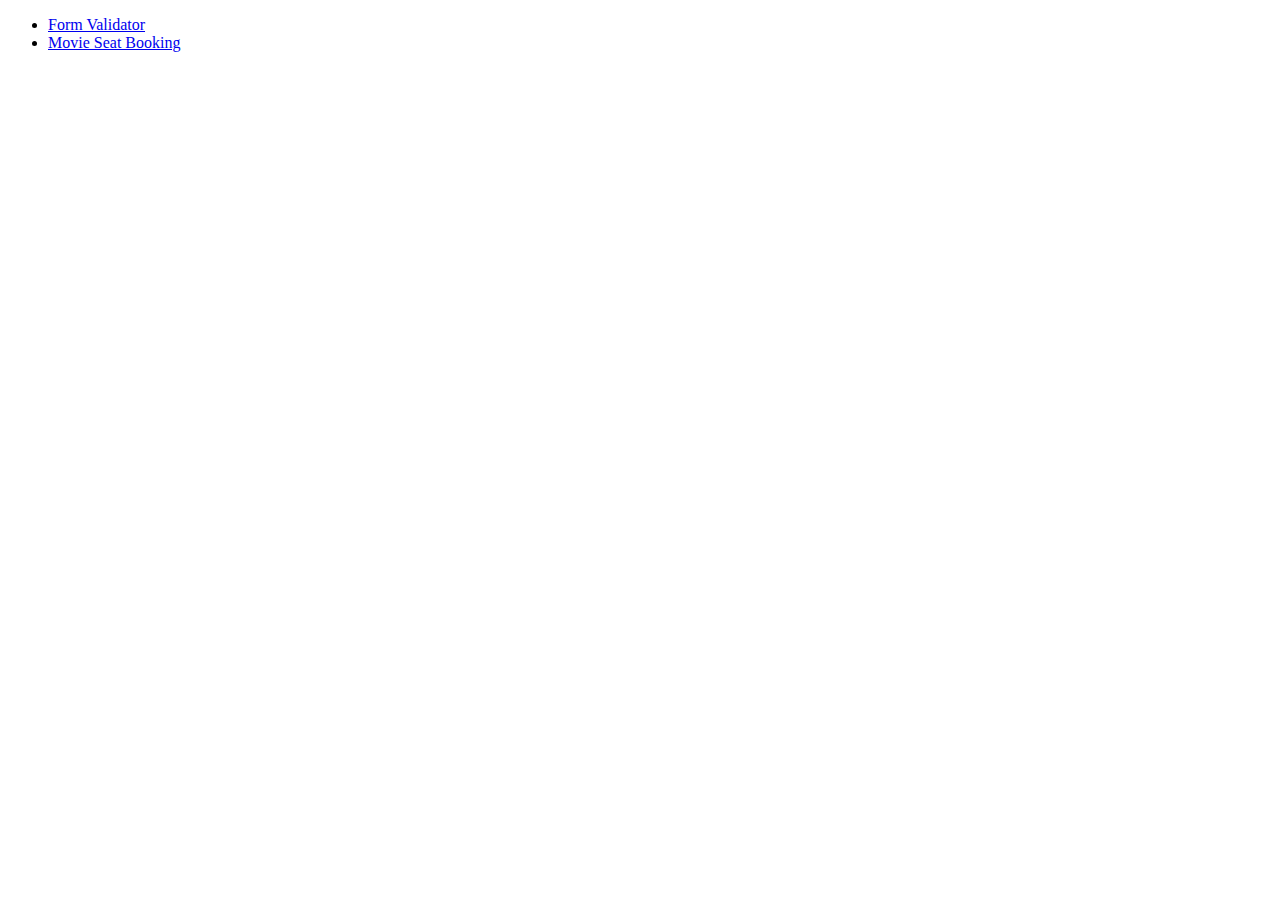
<file: index.html>
<!DOCTYPE html>
<html lang="en">
<head>
    <meta charset="UTF-8">
    <meta name="viewport" content="width=device-width, initial-scale=1.0">
    <title>Vanilla Js Projects</title>
</head>
<body>
    <ul>
        <li>
            <a href="/form-validator/">Form Validator</a>
        </li>
        <li>
            <a href="/movie-seat-booking/">Movie Seat Booking</a>
        </li>
    </ul>
</body>
</html>
</file>
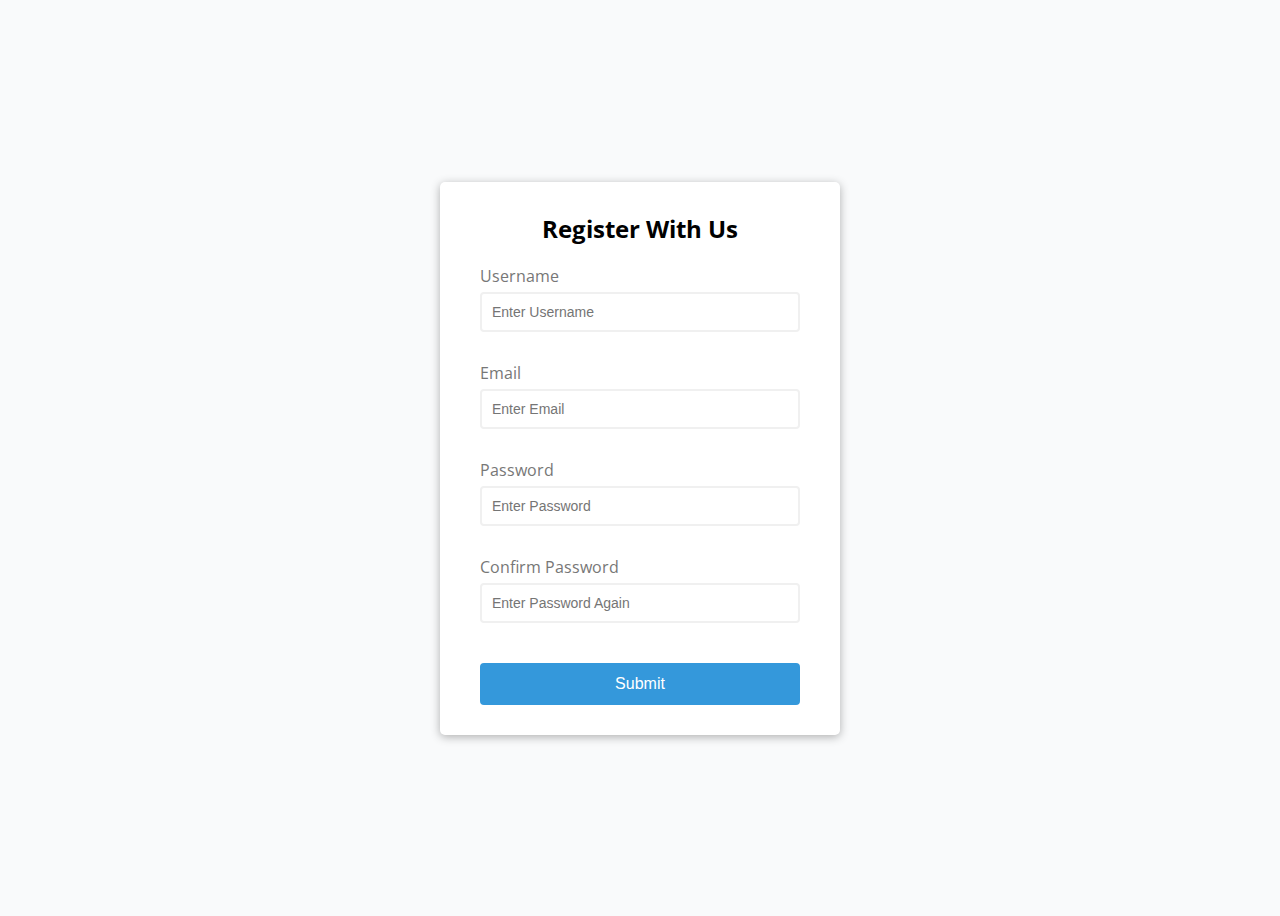
<file: form-validator/index.html>
<!DOCTYPE html>
<html lang="en">
<head>
    <meta charset="UTF-8">
    <meta name="viewport" content="width=device-width, initial-scale=1.0">
    <title>Form Validator</title>
    <link rel="stylesheet" href="style.css">
</head>
<body>
    <div class="container">
        <form id="form" class="form">
            <h2>Register With Us</h2>
            <div class="form-control">
                <label for="username">Username</label>
                <input type="text" id="username" placeholder="Enter Username">
                <small>Error Message</small>
            </div>
            <div class="form-control">
                <label for="email">Email</label>
                <input type="text" id="email" placeholder="Enter Email">
                <small>Error Message</small>
            </div>
            <div class="form-control">
                <label for="password">Password</label>
                <input type="password" id="password" placeholder="Enter Password">
                <small>Error Message</small>
            </div>
            <div class="form-control">
                <label for="password2">Confirm Password</label>
                <input type="password" id="password2" placeholder="Enter Password Again">
                <small>Error Message</small>
            </div>
            <button type="submit">Submit</button>
        </form>
    </div>

    <script src="script.js"></script>
</body>
</html>
</file>
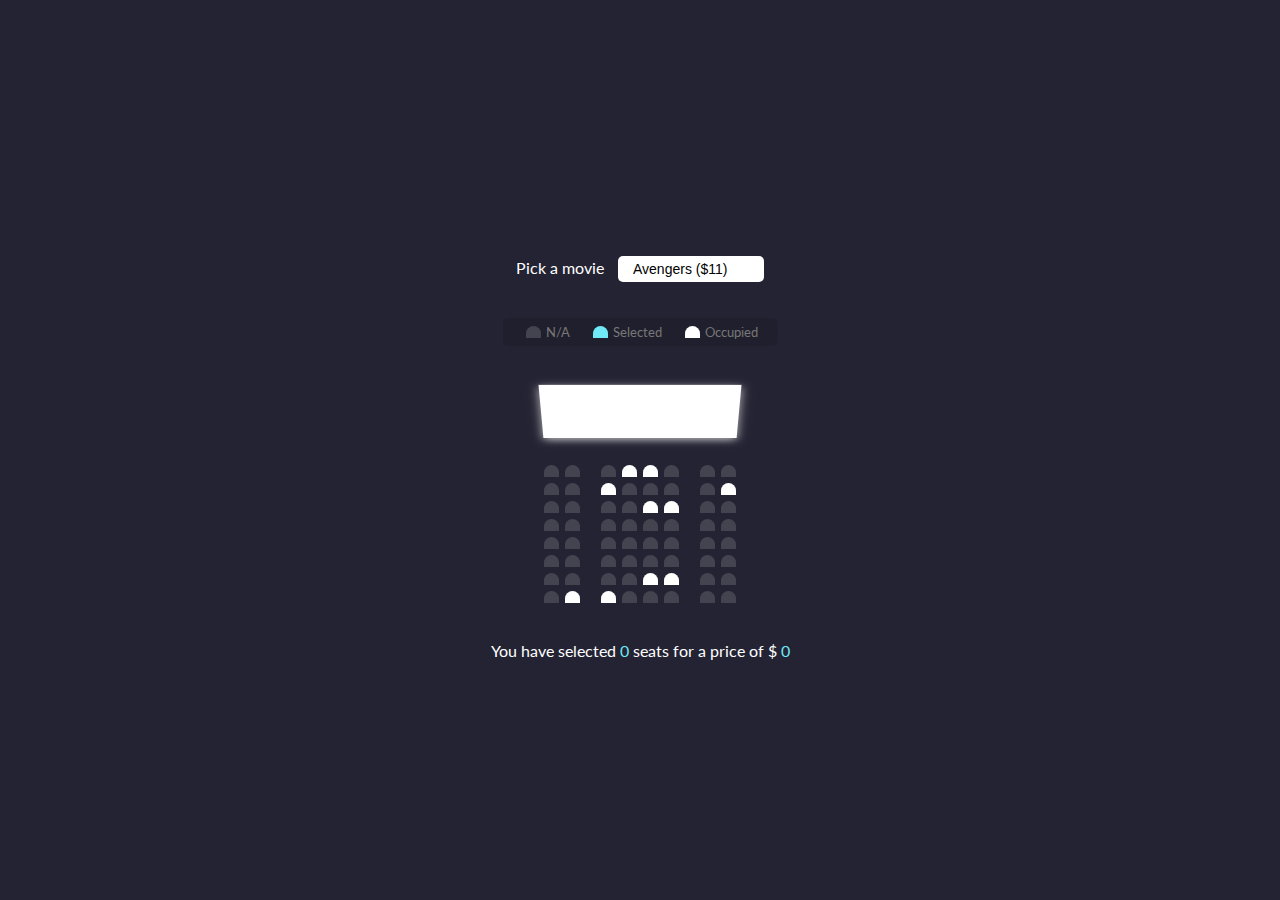
<file: movie-seat-booking/index.html>
<!DOCTYPE html>
<html lang="en">
<head>
    <meta charset="UTF-8">
    <meta name="viewport" content="width=device-width, initial-scale=1.0">
    <title>Movie Seat Booking</title>
    <link rel="stylesheet" href="style.css">
</head>
<body>
    <div class="movie-container">
        <label>Pick a movie</label>
        <select id="movie">
            <option value="11">Avengers ($11)</option>
            <option value="12">Joker ($12)</option>
            <option value="8">Toy Story ($8)</option>
            <option value="9">The Lion King ($9)</option>
        </select>
    </div>
    <ul class="showcase">
        <li>
            <div class="seat"></div>
            <small>N/A</small>
        </li>
        <li>
            <div class="seat selected"></div>
            <small>Selected</small>
        </li>
        <li>
            <div class="seat occupied"></div>
            <small>Occupied</small>
        </li>
    </ul>

    <div class="container">
        <div class="screen"></div>
        <div class="row">
            <div class="seat"></div>
            <div class="seat"></div>
            <div class="seat"></div>
            <div class="seat occupied"></div>
            <div class="seat occupied"></div>
            <div class="seat"></div>
            <div class="seat"></div>
            <div class="seat"></div>
        </div>
        <div class="row">
            <div class="seat"></div>
            <div class="seat"></div>
            <div class="seat occupied"></div>
            <div class="seat"></div>
            <div class="seat"></div>
            <div class="seat"></div>
            <div class="seat"></div>
            <div class="seat occupied"></div>
        </div>
        <div class="row">
            <div class="seat"></div>
            <div class="seat"></div>
            <div class="seat"></div>
            <div class="seat"></div>
            <div class="seat occupied"></div>
            <div class="seat occupied"></div>
            <div class="seat"></div>
            <div class="seat"></div>
        </div>
        <div class="row">
            <div class="seat"></div>
            <div class="seat"></div>
            <div class="seat"></div>
            <div class="seat"></div>
            <div class="seat"></div>
            <div class="seat"></div>
            <div class="seat"></div>
            <div class="seat"></div>
        </div>
        <div class="row">
            <div class="seat"></div>
            <div class="seat"></div>
            <div class="seat"></div>
            <div class="seat"></div>
            <div class="seat"></div>
            <div class="seat"></div>
            <div class="seat"></div>
            <div class="seat"></div>
        </div>
        <div class="row">
            <div class="seat"></div>
            <div class="seat"></div>
            <div class="seat"></div>
            <div class="seat"></div>
            <div class="seat"></div>
            <div class="seat"></div>
            <div class="seat"></div>
            <div class="seat"></div>
        </div>
        <div class="row">
            <div class="seat"></div>
            <div class="seat"></div>
            <div class="seat"></div>
            <div class="seat"></div>
            <div class="seat occupied"></div>
            <div class="seat occupied"></div>
            <div class="seat"></div>
            <div class="seat"></div>
        </div>
        <div class="row">
            <div class="seat"></div>
            <div class="seat occupied"></div>
            <div class="seat occupied"></div>
            <div class="seat"></div>
            <div class="seat"></div>
            <div class="seat"></div>
            <div class="seat"></div>
            <div class="seat"></div>
        </div>
    </div>
    <p class="text">You have selected <span id="count">0</span> seats for a price of $ <span id="total">0</span></p>
    <script src="script.js"></script>
</body>
</html>
</file>
<file: form-validator/style.css>
@import url('https://fonts.googleapis.com/css?family=Open+Sans&display=swap');
:root{
    --success-color:#2ecc71;
    --error-color:#e74c3c;
}
*{
    box-sizing: border-box;
}

body{
    background-color: #f9fafb;
    font-family: 'Open Sans',sans-serif;
    display: flex;
    align-items: center;
    justify-content: center;
    min-height: 100vh;
}

.container{
    background-color: #fff;
    border-radius: 5px;
    box-shadow: 0 2px 10px rgba(0,0,0,0.3);
    width: 400px;
}

h2{
    text-align: center;
    margin: 0 0 20px;
}

.form{
    padding: 30px 40px;
}

.form-control{
    margin-bottom: 10px;
    padding-bottom: 20px;
    position: relative;
}

.form-control label{
    color:#777;
    display: block;
    margin-bottom: 5px;
}

.form-control input{
    border:2px solid #f0f0f0;
    border-radius: 4px;
    display: block;
    width: 100%;
    padding: 10px;
    font-size: 14px;
}

.form-control input:focus{
    outline: 0;
    border-color:#777;
}

.form-control.success input{
border-color: var(--success-color);
}

.form-control.error input{
    border-color: var(--error-color);
    }
.form-control small{
    color:var(--error-color);
    position: absolute;
    bottom: 0;
    left: 0;
    visibility: hidden;
}

.form-control.error small{
    visibility: visible;

}

.form button{
    cursor: pointer;
    background-color: #3498db;
    border: 2px solid #3498db;
    border-radius: 4px;
    color:#fff;
    display: block;
    font-size: 16px;
    padding: 10px;
    margin-top: 20px;
    width: 100%;
}
</file>
<file: movie-seat-booking/style.css>
@import url('https://fonts.googleapis.com/css?family=Lato&display=swap');

*{
    box-sizing: border-box;
}

body{
    background-color: #242333;
    display: flex;
    color:#fff;
    flex-direction: column;
    align-items: center;
    justify-content: center;
    height: 100vh;
    font-family:'Lato',sans-serif;
    margin: 0;

}

.movie-container{
    margin: 20px 0px;

}

.movie-container select{
    background-color: #fff;
    border:0;
    border-radius: 5px;
    font-size: 14px;
    margin-left: 10px;
    padding: 5px 15px 5px 15px;
    -moz-appearance: none;
    -webkit-appearance: none;
    appearance: none;
   
}

.seat{
    background-color: #444451;
    height: 12px;
    width: 15px;
    margin: 3px;
    border-top-left-radius: 10px;
    border-top-right-radius: 10px;
    transition: 0.4s;
}

.row{
    display: flex;
}

.seat.selected{
    background-color: #6feaf6;
}

.seat.occupied{
    background-color: #fff;
}

.seat:nth-of-type(2){
    margin-right: 18px;
}
.seat:nth-last-of-type(2){
    margin-left: 18px;
}

.seat:not(.occupied):hover{
    cursor: pointer;
    transform: scale(1.5);
}

.showcase .seat:hover{
    cursor: default;
    transform: none
}

.showcase{
    background-color: rgba(0,0,0,0.1);
    padding: 5px 10px;
    border-radius: 5px;
    color: #777;
    list-style-type: none;
    display: flex;
    justify-content: space-between;
}

.showcase li{
    display: flex;
    align-items: center;
    justify-content: center;
    margin: 0 10px;
}

.showcase li small{
    margin-left: 2px;
}

.screen{
    background-color: #fff;
    height: 70px;
    width: 100%;
    margin: 15px 0;
    transform: rotateX(-45deg);
    box-shadow: 0 3px 10px rgba(255,255,255,0.7);
}

.container{
    perspective: 1000px;
    margin-bottom: 30px;
}

p.text{
    margin: 5px 0;
}

p.text span{
    color:#6feaf6
}


body{
    perspective: 1000px;
    
}
</file>
